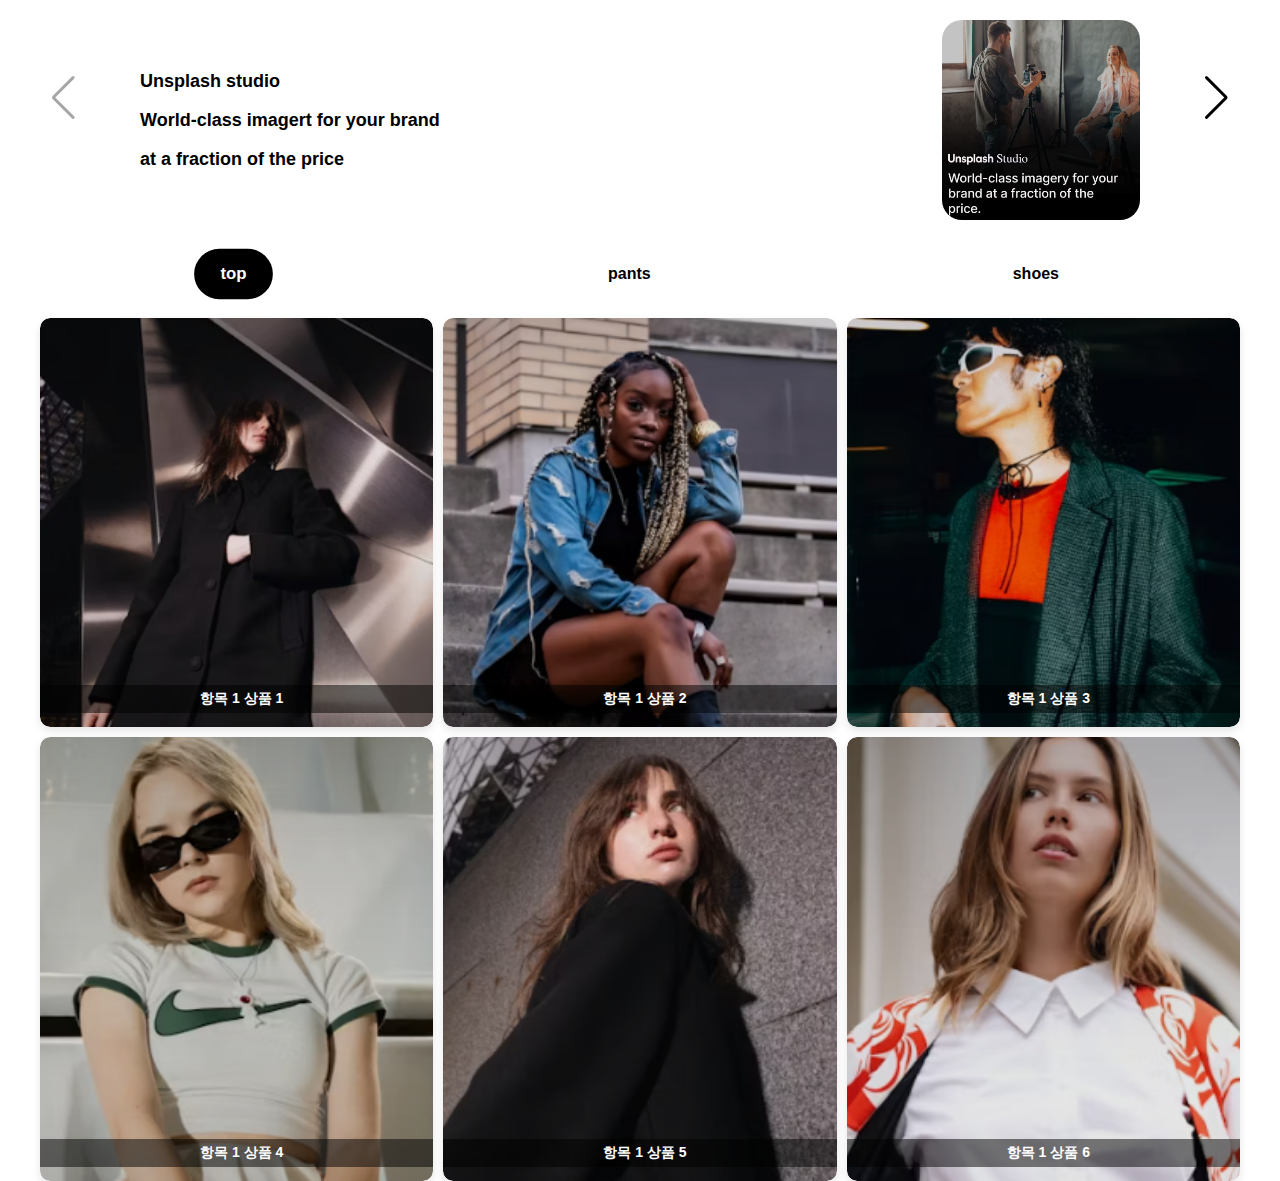
<file: index.html>
<!DOCTYPE html>
<html lang="ko">
    <head>
        <meta charset="UTF-8" />
        <meta name="viewport" content="width=device-width, initial-scale=1.0" />
        <title>동적 박스 예시</title>
        <link
            href="https://unpkg.com/swiper/swiper-bundle.min.css"
            rel="stylesheet"
        />
        <!-- 스타일시트 링크 -->
        <link rel="stylesheet" href="./assets/index-page/index.css" />
    </head>
    <body>
        <!-- 1번 박스 (Swiper 기능) -->
        <div class="box swiper-container">
            <div class="swiper-wrapper">
                <div class="swiper-slide">
                    <div class="text">
                        <p>Unsplash studio</p>
                        <p>World-class imagert for your brand</p>
                        <p>at a fraction of the price</p>
                    </div>
                    <img src="./assets/img/slide-main-1.png" alt="이미지 1" />
                </div>
                <div class="swiper-slide">
                    <div class="text">
                        <p>at a fraction of the price</p>
                        <p>World-class imagert for your brand</p>
                        <p>Unsplash studio</p>
                    </div>
                    <img src="./assets/img/slide-main-2.png" alt="이미지 2" />
                </div>
            </div>
            <!-- Swiper 내비게이션 (좌/우 화살표) -->
            <div class="swiper-button-next"></div>
            <div class="swiper-button-prev"></div>
        </div>

        <!-- 2번 박스 (항목) -->
        <div class="box box-2">
            <ul id="box2-list">
                <!-- 슬라이드에 맞는 항목이 동적으로 여기에 추가됨 -->
            </ul>
        </div>

        <!-- 그리드 이미지 (항목을 클릭하면 내용만 바뀌는 고정된 그리드) -->
        <div class="grid-images" id="productGrid">
            <!-- 상품 목록이 여기에 동적으로 추가됨 -->
        </div>

        <!-- Swiper JS 및 Custom JS 파일 -->
        <script src="https://unpkg.com/swiper/swiper-bundle.min.js"></script>
        <script src="./assets/index-page/index.js"></script>
    </body>
</html>
</file>
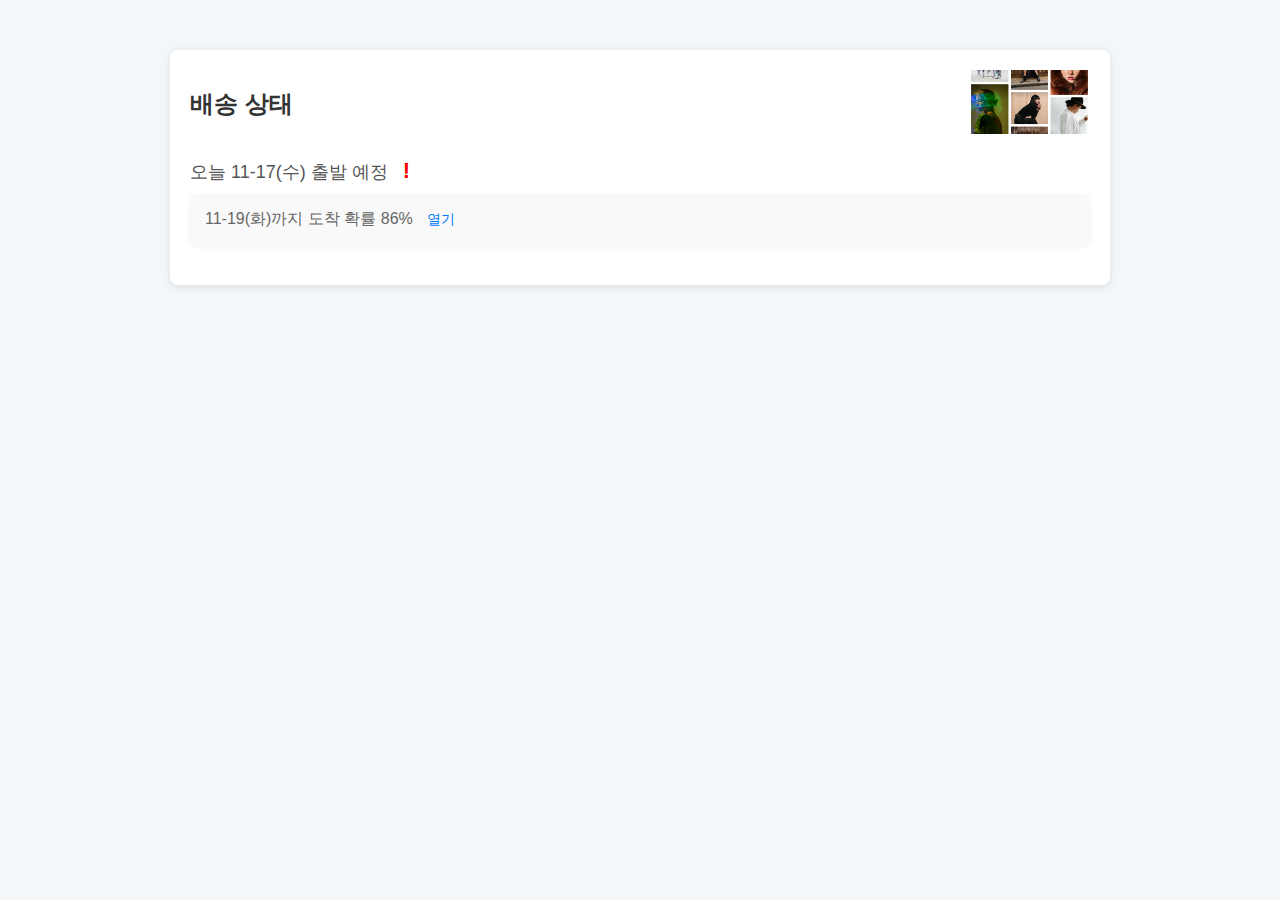
<file: delivery.html>
<!DOCTYPE html>
<html lang="ko">
    <head>
        <meta charset="UTF-8" />
        <meta name="viewport" content="width=device-width, initial-scale=1.0" />
        <title>배송 정보</title>
        <link rel="stylesheet" href="./assets/delivery-page/delivery.css" />
    </head>
    <body>
        <div class="container">
            <div class="header">
                <h1>배송 상태</h1>
                <a href="index.html">
                    <img
                        src="./assets/img/d-2.png"
                        alt="배경 이미지"
                        style="max-width: 120px"
                    />
                </a>
            </div>

            <div class="info-text">
                오늘 11-17(수) 출발 예정
                <span class="info-icon" id="info-icon">!</span>
            </div>

            <div class="info-box">
                <p>11-19(화)까지 도착 확률 86%</p>
                <span class="toggle-btn" id="toggle-btn">열기</span>
                <div class="toggle-box" id="toggle-box">
                    <p>도착 예정보다 빨리 도착할 수 있습니다!</p>
                </div>
            </div>
        </div>

        <div class="info-popup" id="info-popup">
            <h3>배송안내</h3>
            <textarea
                id="info-text"
                placeholder="1.출발일과 도착일은&#13;&#10;  판매자, 택배사, 기상상황 등에 따라&#13;&#10;  달라질 수 있습니다.&#13;&#10;&#13;&#10;2.판매자 사정 또는 &#13;&#10;  여러 상품을 함께 주문한 경우 &#13;&#10;  출발 예정일이나 배송사가 변동될 수 있습니다."
            ></textarea>
        </div>

        <script src="./assets/delivery-page/delivery.js"></script>
    </body>
</html>
</file>
<file: assets/index-page/index.css>
/* 기본 스타일 */
html {
    max-width: 1200px;
    max-height: 0;
    margin: 0 auto;
}
body {
    font-family: Arial, sans-serif;
    margin: 0;
    padding: 0;
    box-sizing: border-box;
}

.box {
    margin: 20px 0;
}

/* 슬라이드 컨테이너 */
.swiper-container {
    width: 100%;
    height: 200px;
    position: relative;
    overflow: hidden;
}

.swiper-wrapper {
    display: flex;
}

.swiper-slide {
    display: flex;
    justify-content: space-between;
    align-items: center;
    background-color: white;
    text-align: left;
    width: 100%;
    border-radius: 10px;
}

.swiper-slide .text {
    flex: 1;
    padding-left: 100px;
    font-size: 18px;
    font-weight: bold;
}

.swiper-slide img {
    max-width: 100%;
    max-height: 100%;
    margin-right: 100px;
    border-radius: 20px;
}

/* 화살표 스타일 */
.swiper-button-next,
.swiper-button-prev {
    color: #000000;
    position: absolute;
    top: 50%;
    transform: translateY(-50%);
    z-index: 10;
}

.swiper-button-next {
    right: 10px;
}

.swiper-button-prev {
    left: 10px;
}

/* 2번 박스 스타일 */
.box-2 {
    margin-top: 30px;
}

.box-2 ul {
    display: flex;
    justify-content: space-around;
    padding: 0;
    list-style: none;
}

.box-2 li {
    cursor: pointer;
    padding: 15px 25px;
    border-radius: 50px;
    text-align: center;
    transition: all 0.3s ease;
    font-size: 16px;
    font-weight: bold;
}

.box-2 li:hover,
.box-2 li.active {
    background: #000000;
    color: white;
    transform: scale(1.05);
}

/* 그리드 이미지 스타일 */
.grid-images {
    display: grid;
    grid-template-columns: repeat(3, 1fr);
    gap: 10px;
    margin-top: 20px;
}

.grid-images div {
    position: relative;
    max-width: 100%;
    height: 100%;
    overflow: hidden;
    border-radius: 10px;
    box-shadow: 0 4px 8px rgba(0, 0, 0, 0.1);
    transition: transform 0.3s ease, box-shadow 0.3s ease;
}

.grid-images img {
    width: 100%;
    height: 100%;
    object-fit: cover;
    border-radius: 10px;
    box-shadow: 0 4px 8px rgba(0, 0, 0, 0.1);
    transition: box-shadow 0.3s ease-in-out;
}

.grid-images div:hover {
    transform: scale(1.05);
    box-shadow: 0 6px 16px rgba(0, 0, 0, 0.2);
}

.grid-images img:hover {
    box-shadow: 0 6px 12px rgba(0, 0, 0, 0.2);
}

.grid-images div p {
    position: absolute;
    bottom: 0;
    left: 0;
    width: 100%;
    background: rgba(0, 0, 0, 0.5);
    color: white;
    text-align: center;
    padding: 5px;
    font-size: 14px;
    font-weight: bold;
}

/* 반응형 디자인 */
@media (max-width: 1024px) {
    .grid-images {
        grid-template-columns: repeat(2, 1fr);
    }
}

@media (max-width: 768px) {
    .grid-images {
        grid-template-columns: 1fr;
    }

    .swiper-container {
        height: 150px;
    }
}
</file>
<file: assets/delivery-page/delivery.css>
/* 기본 스타일 */
body {
    font-family: "Arial", sans-serif;
    background-color: #f4f7fa;
    margin: 0;
    padding: 0;
}

.container {
    max-width: 900px;
    margin: 50px auto;
    padding: 20px;
    background-color: #ffffff;
    box-shadow: 0 2px 8px rgba(0, 0, 0, 0.1);
    border-radius: 8px;
}

.header {
    display: flex;
    justify-content: space-between;
    align-items: center;
    margin-bottom: 20px;
}

.header h1 {
    font-size: 24px;
    color: #333;
    margin: 0;
}

.info-text {
    font-size: 18px;
    color: #555;
    margin-bottom: 10px;
}

/* "!" 아이콘 스타일 */
.info-icon {
    color: red;
    font-weight: bold;
    font-size: 22px;
    cursor: pointer;
    margin-left: 10px;
    transition: color 0.3s;
}

.info-icon:hover {
    color: #cc0000;
}

/* 도착 예정일 박스 */
.info-box {
    padding: 15px;
    background-color: #f9f9f9;
    border-radius: 8px;
    box-shadow: 0 2px 5px rgba(0, 0, 0, 0.05);
    margin-bottom: 20px;
}

.info-box p {
    margin: 0;
    font-size: 16px;
    color: #666;
    display: inline-block;
}

/* "열기 / 접기" 버튼 */
.toggle-btn {
    font-size: 14px;
    color: #007bff;
    cursor: pointer;
    transition: color 0.3s;
    display: inline-block;
    margin-left: 10px;
}

.toggle-btn:hover {
    color: #0056b3;
}

/* "도착 예정보다 빨리 도착할 수 있습니다!" 숨기기/보이기 */
.toggle-box {
    display: none;
    margin-top: 10px;
    font-size: 14px;
    color: #666;
}

/* 배송 안내 팝업 */
.info-popup {
    display: none;
    background-color: #fff;
    padding: 15px;
    border-radius: 8px;
    border: 1px solid #ccc;
    box-shadow: 0 4px 8px rgba(0, 0, 0, 0.1);
    position: absolute;
    top: 100px;
    left: 50%;
    transform: translateX(-50%);
    width: 80%;
    max-width: 400px;
    z-index: 1000;
    transition: all 0.3s ease;
}

.info-popup textarea {
    width: 100%;
    height: 100px;
    padding: 10px;
    margin-top: 10px;
    border-radius: 5px;
    border: 1px solid #ccc;
    font-size: 14px;
    color: #333;
    resize: none;
}

.info-popup textarea::placeholder {
    font-size: 14px;
    color: #999;
}

/* 반응형 디자인 */
@media (max-width: 600px) {
    .container {
        margin: 20px;
        padding: 15px;
    }

    .header h1 {
        font-size: 20px;
    }

    .info-text {
        font-size: 16px;
    }

    .info-box p {
        font-size: 14px;
    }
}
</file>
